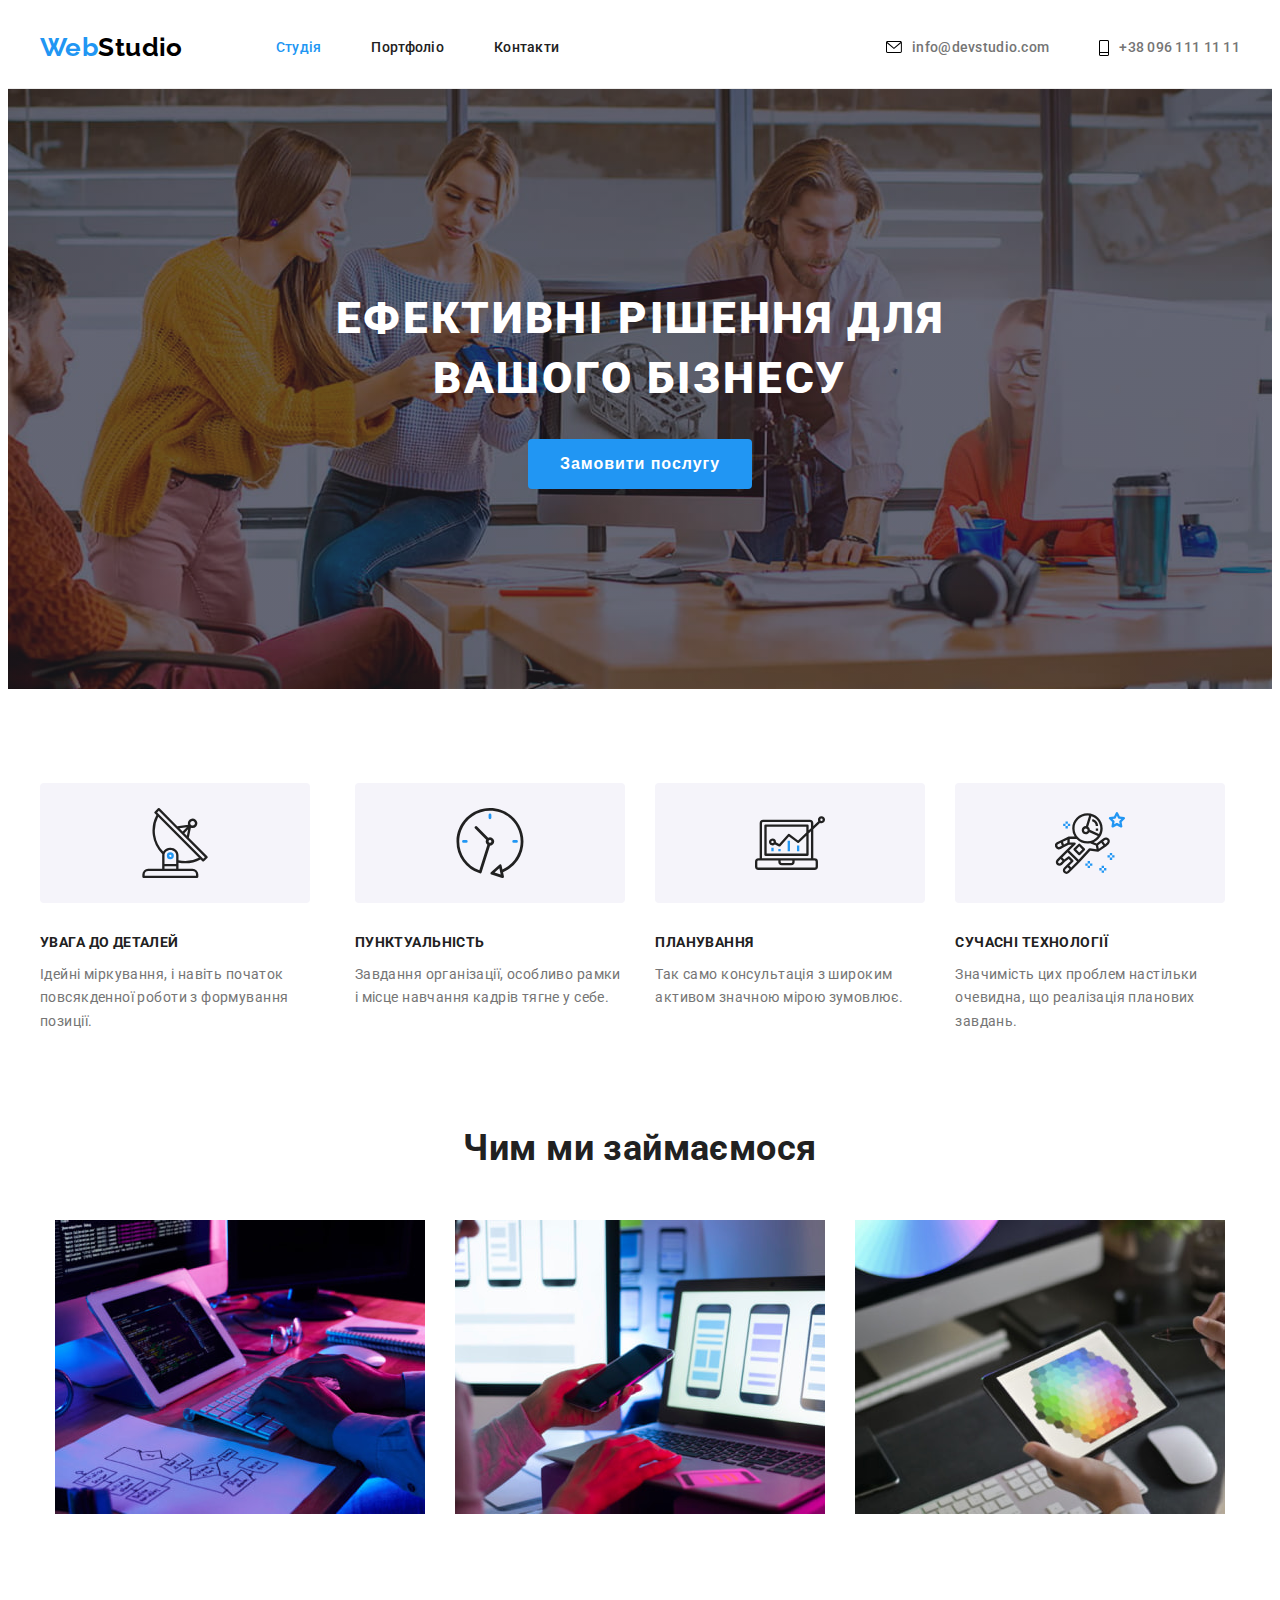
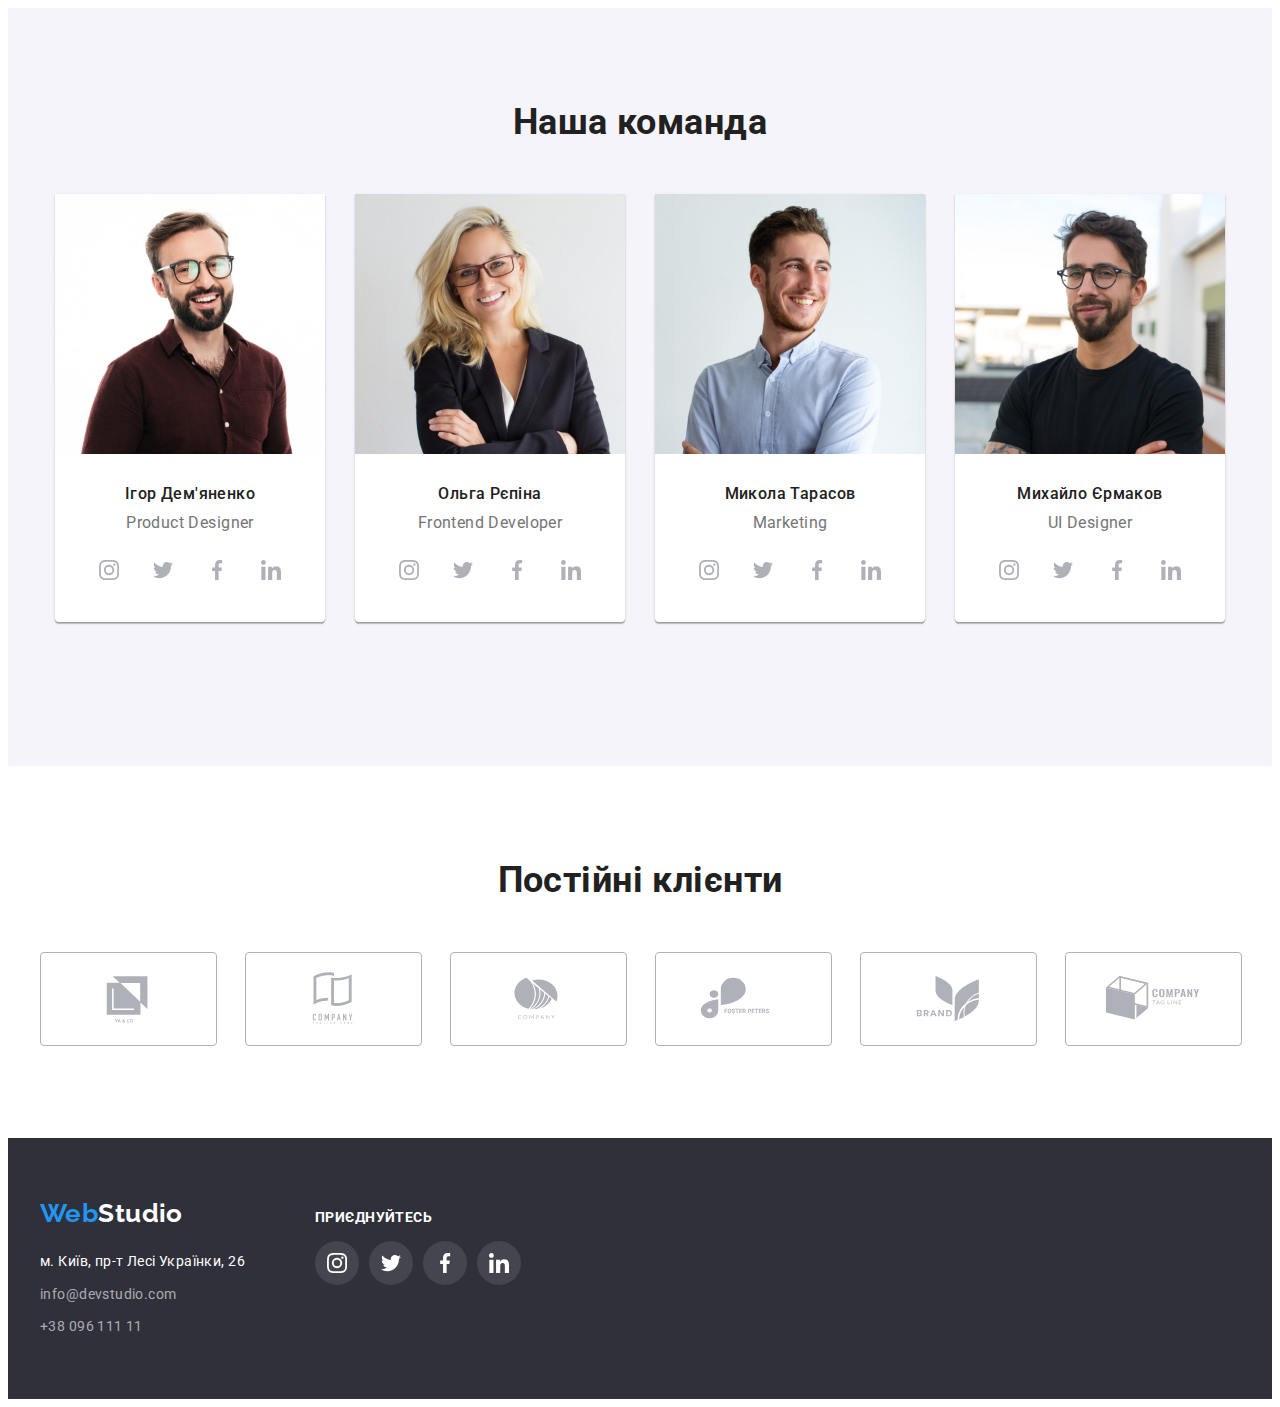
<file: index.html>
<!DOCTYPE html>
<html lang="uk">
  <head>
    <meta charset="UTF-8" />
    <meta http-equiv="X-UA-Compatible" content="IE=edge" />
    <meta name="viewport" content="width=device-width, initial-scale=1.0" />
    <title>WebStudio</title>
    <link rel="preconnect" href="https://fonts.googleapis.com" />
    <link rel="preconnect" href="https://fonts.gstatic.com" crossorigin />
    <link
      href="https://fonts.googleapis.com/css2?family=Raleway:wght@700&family=Roboto:wght@400;500;700&display=swap"
      rel="stylesheet"
    />
    <link
      rel="stylesheet"
      href="https://cdnjs.cloudflare.com/ajax/libs/modern-normalize/1.1.0/modern-normalize.min.css"
      integrity="sha512-wpPYUAdjBVSE4KJnH1VR1HeZfpl1ub8YT/NKx4PuQ5NmX2tKuGu6U/JRp5y+Y8XG2tV+wKQpNHVUX03MfMFn9Q=="
      crossorigin="anonymous"
      referrerpolicy="no-referrer"
    />
    <link rel="stylesheet" href="./css/styles.css" />
  </head>
  <body>
    <header class="header">
      <div class="container header-container">
        <nav class="navigation">
          <a class="logo" href="./index.html"
            >Web<span class="logo-header">Studio</span></a
          >
          <ul class="nav-list">
            <li class="nav-item">
              <a class="nav-link active" href="./index.html">Студія</a>
            </li>
            <li class="nav-item">
              <a class="nav-link" href="./portfolio.html">Портфоліо</a>
            </li>
            <li class="nav-item"><a class="nav-link" href="#">Контакти</a></li>
          </ul>
        </nav>

        <ul class="header-contact">
          <li class="header-contact-item">
            <a class="header-contact-link" href="mailto:info@devstudio.com">
              <svg class="contact-icon" width="16px" height="12px">
                <use href="./images/sprite.svg#envelope"></use>
              </svg>
              info@devstudio.com
            </a>
          </li>
          <li class="header-contact-item">
            <a class="header-contact-link" href="tel:+380961111111">
              <svg class="contact-icon" width="10" height="16">
                <use href="./images/sprite.svg#phone"></use>
              </svg>
              +38 096 111 11 11
            </a>
          </li>
        </ul>
      </div>
    </header>

    <main class="main">
      <section class="hero">
        <h1 class="title">
          Ефективні рішення для <br />
          вашого бізнесу
        </h1>
        <button class="hero-button" type="button">Замовити послугу</button>
      </section>
      <section class="benefits section">
        <div class="container">
          <h2 class="section-title hidden">Про нас</h2>
          <ul class="benefits-list">
            <li class="benefits-item">
              <div class="benefits-icon-section">
                <svg class="benefits-icon" width="70" height="70">
                  <use href="./images/sprite.svg#antenna"></use>
                </svg>
              </div>
              <p class="benefits-subtitle">УВАГА ДО ДЕТАЛЕЙ</p>
              <p class="benefits-description">
                Ідейні міркування, і навіть початок повсякденної роботи з
                формування позиції.
              </p>
            </li>
            <li class="benefits-item">
              <div class="benefits-icon-section">
                <svg class="benefits-icon" width="70" height="70">
                  <use href="./images/sprite.svg#clock"></use>
                </svg>
              </div>
              <p class="benefits-subtitle">ПУНКТУАЛЬНІСТЬ</p>
              <p class="benefits-description">
                Завдання організації, особливо рамки і місце навчання кадрів
                тягне у себе.
              </p>
            </li>
            <li class="benefits-item">
              <div class="benefits-icon-section">
                <svg class="benefits-icon" width="70" height="70">
                  <use href="./images/sprite.svg#diagram"></use>
                </svg>
              </div>
              <p class="benefits-subtitle">ПЛАНУВАННЯ</p>
              <p class="benefits-description">
                Так само консультація з широким активом значною мірою зумовлює.
              </p>
            </li>
            <li class="benefits-item">
              <div class="benefits-icon-section">
                <svg class="benefits-icon" width="70" height="70">
                  <use href="./images/sprite.svg#astronaut"></use>
                </svg>
              </div>
              <p class="benefits-subtitle">СУЧАСНІ ТЕХНОЛОГІЇ</p>
              <p class="benefits-description">
                Значимість цих проблем настільки очевидна, що реалізація
                планових завдань.
              </p>
            </li>
          </ul>
        </div>
      </section>
      <section class="about section">
        <div class="container">
          <h2 class="section-title">Чим ми займаємося</h2>
          <ul class="about-list">
            <li class="about-item">
              <img
                class="images-about"
                src="./images/about1.jpg"
                alt="Розробка сайту"
                width="370"
              />
            </li>
            <li class="about-item">
              <img
                class="images-about"
                src="./images/about2.jpg"
                alt="Розробка мобільного додатку"
                width="370"
              />
            </li>
            <li class="about-item">
              <img
                class="images-about"
                src="./images/about3.jpg"
                alt="Розробка дизайну на планшеті"
                width="370"
              />
            </li>
          </ul>
        </div>
      </section>
      <section class="team section">
        <div class="container">
          <h2 class="section-title">Наша команда</h2>
          <ul class="team-list">
            <li class="team-item">
              <img
                class="image-team"
                src="./images/team1.jpg"
                alt="Чоловік з темним волоссям та бородою, в темній сорочці та в окулярах, який посміхається"
                width="270"
                height="260"
              />
              <p class="team-name">Ігор Дем'яненко</p>
              <p class="team-position">Product Designer</p>
              <ul class="team-list-icon">
                <li class="team-item-icon">
                  <a href="" class="team-link-icon">
                    <svg class="team-icon" width="20" height="20">
                      <use href="./images/sprite.svg#instagram"></use>
                    </svg>
                  </a>
                </li>
                <li class="team-item-icon">
                  <a href="" class="team-link-icon">
                    <svg class="team-icon" width="20" height="20">
                      <use href="./images/sprite.svg#twitter"></use>
                    </svg>
                  </a>
                </li>
                <li class="team-item-icon">
                  <a href="" class="team-link-icon">
                    <svg class="team-icon" width="20" height="20">
                      <use href="./images/sprite.svg#facebook"></use>
                    </svg>
                  </a>
                </li>
                <li class="team-item-icon">
                  <a href="" class="team-link-icon">
                    <svg class="team-icon" width="20" height="20">
                      <use href="./images/sprite.svg#linkedin"></use>
                    </svg>
                  </a>
                </li>
              </ul>
            </li>
            <li class="team-item">
              <img
                class="image-team"
                src="./images/team2.jpg"
                alt="Блондинка в окулярах та в чорному піджаку, яка посміхається"
                width="270"
                height="260"
              />
              <p class="team-name">Ольга Рєпіна</p>
              <p class="team-position">Frontend Developer</p>
              <ul class="team-list-icon">
                <li class="team-item-icon">
                  <a href="#" class="team-link-icon">
                    <svg class="team-icon" width="20" height="20">
                      <use href="./images/sprite.svg#instagram"></use>
                    </svg>
                  </a>
                </li>
                <li class="team-item-icon">
                  <a href="#" class="team-link-icon">
                    <svg class="team-icon" width="20" height="20">
                      <use href="./images/sprite.svg#twitter"></use>
                    </svg>
                  </a>
                </li>
                <li class="team-item-icon">
                  <a href="#" class="team-link-icon">
                    <svg class="team-icon" width="20" height="20">
                      <use href="./images/sprite.svg#facebook"></use>
                    </svg>
                  </a>
                </li>
                <li class="team-item-icon">
                  <a href="#" class="team-link-icon">
                    <svg class="team-icon" width="20" height="20">
                      <use href="./images/sprite.svg#linkedin"></use>
                    </svg>
                  </a>
                </li>
              </ul>
            </li>
            <li class="team-item">
              <img
                class="image-team"
                src="./images/team3.jpg"
                alt="Русявий чоловік у світлій сорочці, який посміхається"
                width="270"
                height="260"
              />
              <p class="team-name">Микола Тарасов</p>
              <p class="team-position">Marketing</p>
              <ul class="team-list-icon">
                <li class="team-item-icon">
                  <a href="#" class="team-link-icon">
                    <svg class="team-icon" width="20" height="20">
                      <use href="./images/sprite.svg#instagram"></use>
                    </svg>
                  </a>
                </li>
                <li class="team-item-icon">
                  <a href="#" class="team-link-icon">
                    <svg class="team-icon" width="20" height="20">
                      <use href="./images/sprite.svg#twitter"></use>
                    </svg>
                  </a>
                </li>
                <li class="team-item-icon">
                  <a href="#" class="team-link-icon">
                    <svg class="team-icon" width="20" height="20">
                      <use href="./images/sprite.svg#facebook"></use>
                    </svg>
                  </a>
                </li>
                <li class="team-item-icon">
                  <a href="#" class="team-link-icon">
                    <svg class="team-icon" width="20" height="20">
                      <use href="./images/sprite.svg#linkedin"></use>
                    </svg>
                  </a>
                </li>
              </ul>
            </li>
            <li class="team-item">
              <img
                class="image-team"
                src="./images/team4.jpg"
                alt="Чоловік з темним волоссям та бородою, в чорній футболці та в окулярах"
                width="270"
                height="260"
              />
              <p class="team-name">Михайло Єрмаков</p>
              <p class="team-position">UI Designer</p>
              <ul class="team-list-icon">
                <li class="team-item-icon">
                  <a href="#" class="team-link-icon">
                    <svg class="team-icon" width="20" height="20">
                      <use href="./images/sprite.svg#instagram"></use>
                    </svg>
                  </a>
                </li>
                <li class="team-item-icon">
                  <a href="#" class="team-link-icon">
                    <svg class="team-icon" width="20" height="20">
                      <use href="./images/sprite.svg#twitter"></use>
                    </svg>
                  </a>
                </li>
                <li class="team-item-icon">
                  <a href="#" class="team-link-icon">
                    <svg class="team-icon" width="20" height="20">
                      <use href="./images/sprite.svg#facebook"></use>
                    </svg>
                  </a>
                </li>
                <li class="team-item-icon">
                  <a href="#" class="team-link-icon">
                    <svg class="team-icon" width="20" height="20">
                      <use href="./images/sprite.svg#linkedin"></use>
                    </svg>
                  </a>
                </li>
              </ul>
            </li>
          </ul>
        </div>
      </section>

      <section class="clients section">
        <div class="container">
          <h2 class="section-title">Постійні клієнти</h2>
          <ul class="clients-list">
            <li class="clients-item">
              <a class="clients-link" href="#">
                <svg class="clients-icon" width="106" height="60">
                  <use href="./images/sprite.svg#client1"></use>
                </svg>
              </a>
            </li>
            <li class="clients-item">
              <a class="clients-link" href="#">
                <svg class="clients-icon" width="106" height="60">
                  <use href="./images/sprite.svg#client2"></use>
                </svg>
              </a>
            </li>
            <li class="clients-item">
              <a class="clients-link" href="#">
                <svg class="clients-icon" width="106" height="60">
                  <use href="./images/sprite.svg#client3"></use>
                </svg>
              </a>
            </li>
            <li class="clients-item">
              <a class="clients-link" href="#">
                <svg class="clients-icon" width="106" height="60">
                  <use href="./images/sprite.svg#client4"></use>
                </svg>
              </a>
            </li>
            <li class="clients-item">
              <a class="clients-link" href="#">
                <svg class="clients-icon" width="106" height="60">
                  <use href="./images/sprite.svg#client5"></use>
                </svg>
              </a>
            </li>
            <li class="clients-item">
              <a class="clients-link" href="#">
                <svg class="clients-icon" width="106" height="60">
                  <use href="./images/sprite.svg#client6"></use>
                </svg>
              </a>
            </li>
          </ul>
        </div>
      </section>
    </main>

    <footer class="footer">
      <div class="container footer-container">
        <div class="address-container">
          <a class="logo" href="#"
            >Web<span class="logo-footer">Studio</span></a
          >
          <address class="address">
            <ul class="address-list">
              <li class="address-item">
                <a class="address-link first" href="#"
                  >м. Київ, пр-т Лесі Українки, 26</a
                >
              </li>
              <li class="address-item">
                <a class="address-link" href="mailto:info@devstudio.com"
                  >info@devstudio.com</a
                >
              </li>
              <li class="address-item">
                <a class="address-link" href="tel:+3809611111"
                  >+38 096 111 11</a
                >
              </li>
            </ul>
          </address>
        </div>
        <div class="icon-container">
          <p class="footer-text">приєднуйтесь</p>
          <ul class="footer-list-icon">
            <li class="footer-item-icon">
              <a href="#" class="footer-link-icon">
                <svg class="footer-icon" width="20" height="20">
                  <use href="./images/sprite.svg#instagram"></use>
                </svg>
              </a>
            </li>
            <li class="footer-item-icon">
              <a href="#" class="footer-link-icon">
                <svg class="footer-icon" width="20" height="20">
                  <use href="./images/sprite.svg#twitter"></use>
                </svg>
              </a>
            </li>
            <li class="footer-item-icon">
              <a href="#" class="footer-link-icon">
                <svg class="footer-icon" width="20" height="20">
                  <use href="./images/sprite.svg#facebook"></use>
                </svg>
              </a>
            </li>
            <li class="footer-item-icon">
              <a href="#" class="footer-link-icon">
                <svg class="footer-icon" width="20" height="20">
                  <use href="./images/sprite.svg#linkedin"></use>
                </svg>
              </a>
            </li>
          </ul>
        </div>
      </div>
    </footer>
  </body>
</html>
</file>
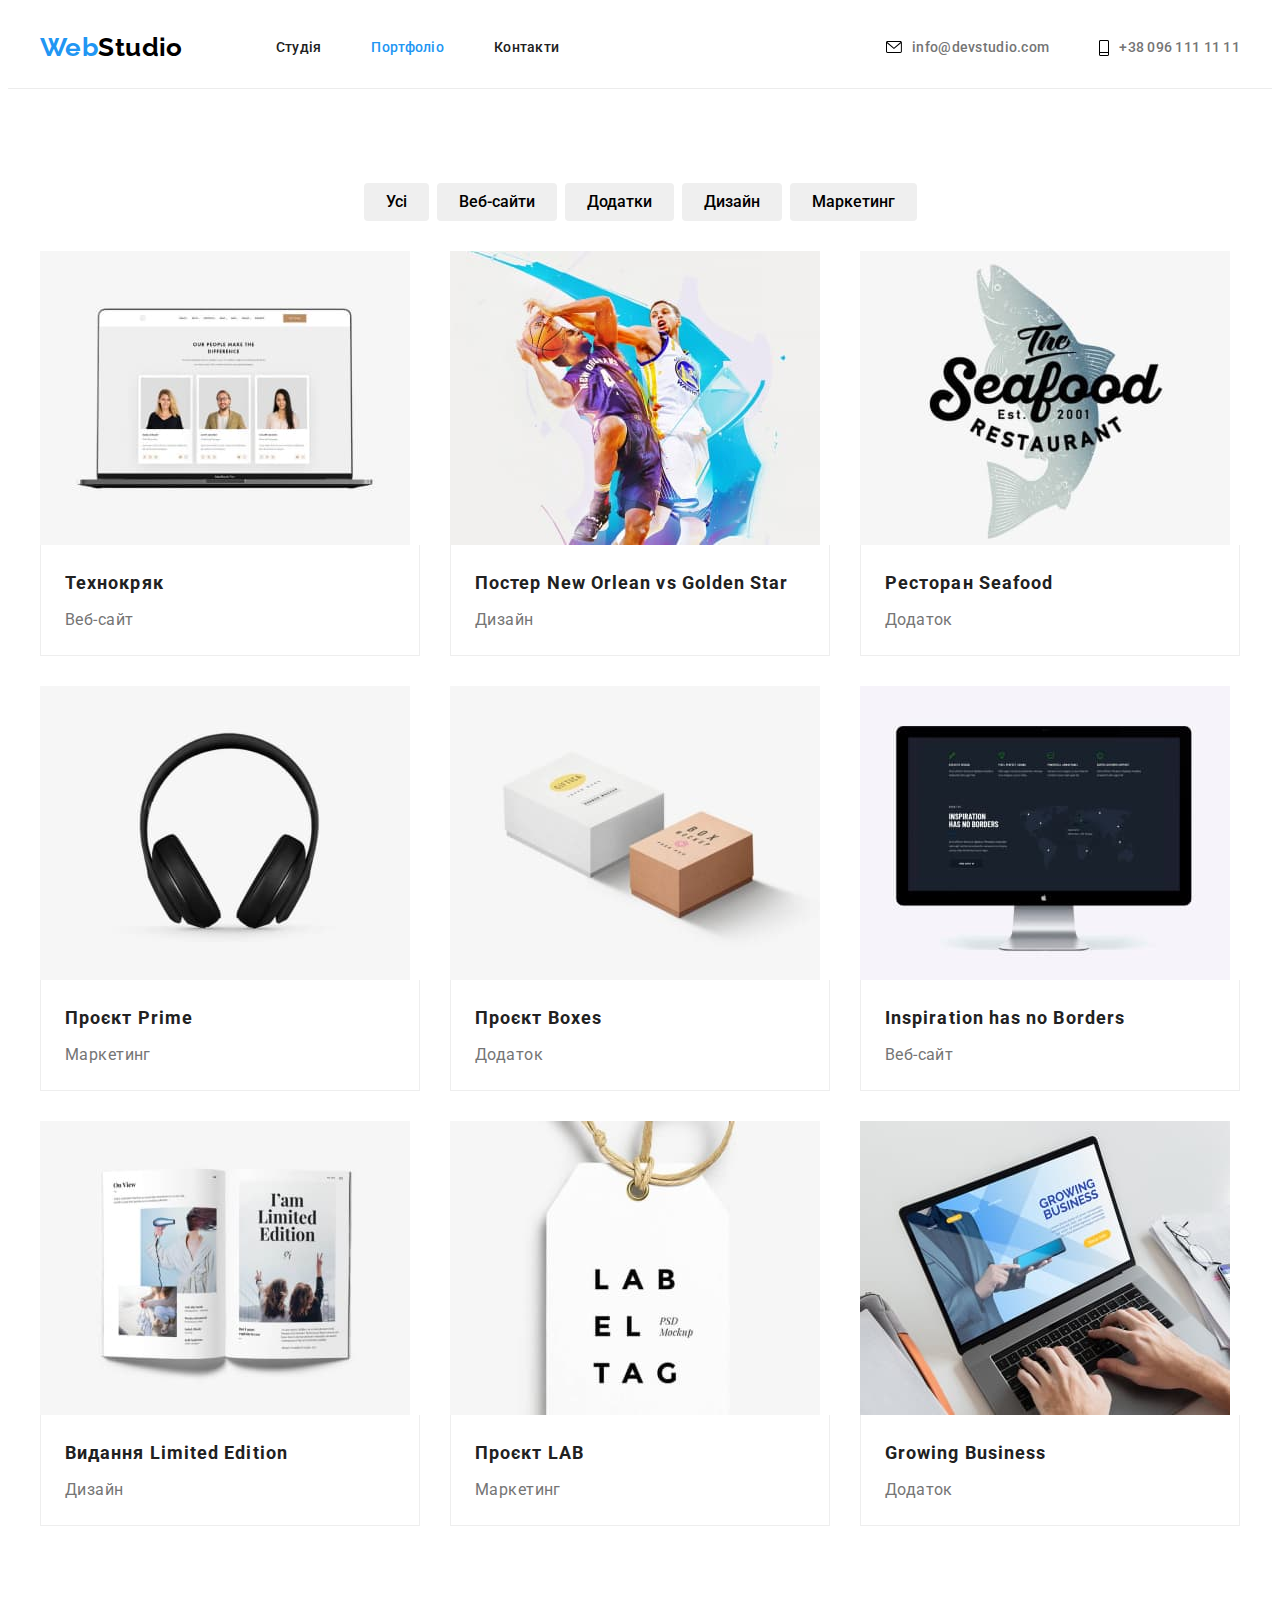
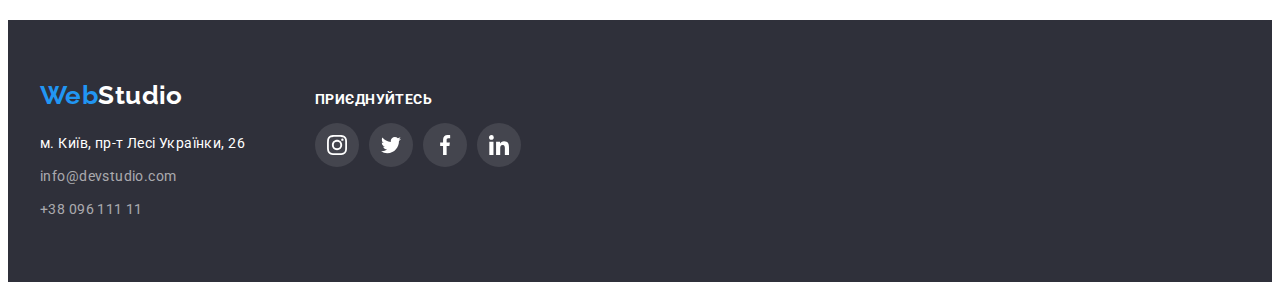
<file: portfolio.html>
<!DOCTYPE html>
<html lang="uk">
  <head>
    <meta charset="UTF-8" />
    <meta http-equiv="X-UA-Compatible" content="IE=edge" />
    <meta name="viewport" content="width=device-width, initial-scale=1.0" />
    <title>Портфоліо</title>
    <link
      href="https://fonts.googleapis.com/css2?family=Raleway:wght@700&family=Roboto:wght@400;500;700&display=swap"
      rel="stylesheet"
    />
    <link
      rel="stylesheet"
      href="https://cdnjs.cloudflare.com/ajax/libs/modern-normalize/1.1.0/modern-normalize.min.css"
      integrity="sha512-wpPYUAdjBVSE4KJnH1VR1HeZfpl1ub8YT/NKx4PuQ5NmX2tKuGu6U/JRp5y+Y8XG2tV+wKQpNHVUX03MfMFn9Q=="
      crossorigin="anonymous"
      referrerpolicy="no-referrer"
    />
    <link rel="stylesheet" href="./css/styles.css" />
  </head>
  <body>
    <header class="header">
      <div class="container header-container">
        <nav class="navigation">
          <a class="logo" href="./index.html"
            >Web<span class="logo-header">Studio</span></a
          >
          <ul class="nav-list">
            <li class="nav-item">
              <a class="nav-link " href="./index.html">Студія</a>
            </li>
            <li class="nav-item">
              <a class="nav-link active" href="./portfolio.html">Портфоліо</a>
            </li>
            <li class="nav-item"><a class="nav-link" href="#">Контакти</a></li>
          </ul>
        </nav>

        <ul class="header-contact">
          <li class="header-contact-item">
            <a class="header-contact-link" href="mailto:info@devstudio.com">
              <svg class="contact-icon" width="16px" height="12px">
                <use href="./images/sprite.svg#envelope"></use>
              </svg>
              info@devstudio.com
            </a>
          </li>
          <li class="header-contact-item">
            <a class="header-contact-link" href="tel:+380961111111">
              <svg class="contact-icon" width="10" height="16">
                <use href="./images/sprite.svg#phone"></use>
              </svg>
              +38 096 111 11 11
            </a>
          </li>
        </ul>
      </div>
    </header>

    <main class="portfolio">
      <h1 class="hidden">Портфоліо</h1>
      
      <section class="example section">
        <div class="container">
          <ul class="filter-list">
            <li class="filter-item">
              <button class="filter-btn" type="button">Усі</button>
            </li>
            <li class="filter-item">
              <button class="filter-btn" type="button">Веб-сайти</button>
            </li>
            <li class="filter-item">
              <button class="filter-btn" type="button">Додатки</button>
            </li>
            <li class="filter-item">
              <button class="filter-btn" type="button">Дизайн</button>
            </li>
            <li class="filter-item">
              <button class="filter-btn" type="button">Маркетинг</button>
            </li>
          </ul>
  
          <ul class="gallery">
            <li class="gallery-item">
              <a class="gallery-link" href="#">
                <img
                  class="gallery-img"
                  src="./images/portfolio/portfolio1.jpg"
                  alt="Проєкт сайту Технокряк"
                  width="370"
                  height="294"
                />
                <div class="card-wrapper">
                  <p class="gallery-name">Технокряк</p>
                <p class="gallery-text">Веб-сайт</p>
                </div>
              </a>
            </li>
  
            <li class="gallery-item">
              <a class="gallery-link" href="#">
                <img
                  class="gallery-img"
                  src="./images/portfolio/portfolio2.jpg"
                  alt="Два чоловіки які грають в баскетбол"
                  width="370"
                  height="294"
                />
                <div class="card-wrapper">
                  <p class="gallery-name">Постер New Orlean vs Golden Star</p>
                  <p class="gallery-text">Дизайн</p>
                </div>
                </a>
            </li>
            <li class="gallery-item">
              <a class="gallery-link" href="#">
                <img
                  class="gallery-img"
                  src="./images/portfolio/portfolio3.jpg"
                  alt="Логотип ресторану"
                  width="370"
                  height="294"
                />
                <div class="card-wrapper">
                  <p class="gallery-name">Ресторан Seafood</p>
                <p class="gallery-text">Додаток</p>
                </div>
              </a>
            </li>
            <li class="gallery-item">
              <a class="gallery-link" href="#">
                <img
                  class="gallery-img"
                  src="./images/portfolio/portfolio4.jpg"
                  alt="Геймерські навушники"
                  width="370"
                  height="294"
                />
                <div class="card-wrapper">
                  <p class="gallery-name">Проєкт Prime</p>
                <p class="gallery-text">Маркетинг</p>
                </div>
                
              </a>
            </li>
            <li class="gallery-item">
              <a class="gallery-link" href="#">
                <img
                  class="gallery-img"
                  src="./images/portfolio/portfolio5.jpg"
                  alt="Біла та коричнева коробки"
                  width="370"
                  height="294"
                />
                <div class="card-wrapper">
                  <p class="gallery-name">Проєкт Boxes</p>
                  <p class="gallery-text">Додаток</p>
                </div>
                
              </a>
            </li>
            <li class="gallery-item">
              <a class="gallery-link" href="#">
                <img
                  class="gallery-img"
                  src="./images/portfolio/portfolio6.jpg"
                  alt="Монітор комп'ютера"
                  width="370"
                  height="294"
                />
                <div class="card-wrapper">
                  <p class="gallery-name">Inspiration has no Borders</p>
                  <p class="gallery-text">Веб-сайт</p>
                </div>
                
              </a>
            </li>
            <li class="gallery-item">
              <a class="gallery-link" href="#">
                <img
                  class="gallery-img"
                  src="./images/portfolio/portfolio7.jpg"
                  alt="Видання в розгорнутому вигляді"
                  width="370"
                  height="294"
                />
                <div class="card-wrapper">
                  <p class="gallery-name">Видання Limited Edition</p>
                  <p class="gallery-text">Дизайн</p>
                </div>
                
              </a>
            </li>
            <li class="gallery-item">
              <a class="gallery-link" href="#">
                <img
                  class="gallery-img"
                  src="./images/portfolio/portfolio8.jpg"
                  alt="Ярлик з логотипом компанії"
                  width="370"
                  height="294"
                />
                <div class="card-wrapper">
                  <p class="gallery-name">Проєкт LAB</p>
                  <p class="gallery-text">Маркетинг</p>
                </div>
                
              </a>
            </li>
            <li class="gallery-item">
              <a class="gallery-link" href="#">
                <img
                  class="gallery-img"
                  src="./images/portfolio/portfolio9.jpg"
                  alt="Ноутбук на якому відкритий сайт Growing Business"
                  width="370"
                  height="294"
                />
                <div class="card-wrapper">
                  <p class="gallery-name">Growing Business</p>
                  <p class="gallery-text">Додаток</p>
                </div>
                
              </a>
            </li>
          </ul>
        </div>
      </section>
    </main>

    <footer class="footer">
      <div class="container footer-container">
        <div class="address-container">
          <a class="logo" href="#"
            >Web<span class="logo-footer">Studio</span></a
          >
          <address class="address">
            <ul class="address-list">
              <li class="address-item">
                <a class="address-link first" href="#"
                  >м. Київ, пр-т Лесі Українки, 26</a
                >
              </li>
              <li class="address-item">
                <a class="address-link" href="mailto:info@devstudio.com"
                  >info@devstudio.com</a
                >
              </li>
              <li class="address-item">
                <a class="address-link" href="tel:+3809611111"
                  >+38 096 111 11</a
                >
              </li>
            </ul>
          </address>
        </div>
        <div class="icon-container">
          <p class="footer-text">приєднуйтесь</p>
          <ul class="footer-list-icon">
            <li class="footer-item-icon">
              <a href="#" class="footer-link-icon">
                <svg class="footer-icon" width="20" height="20">
                  <use href="./images/sprite.svg#instagram"></use>
                </svg>
              </a>
            </li>
            <li class="footer-item-icon">
              <a href="#" class="footer-link-icon">
                <svg class="footer-icon" width="20" height="20">
                  <use href="./images/sprite.svg#twitter"></use>
                </svg>
              </a>
            </li>
            <li class="footer-item-icon">
              <a href="#" class="footer-link-icon">
                <svg class="footer-icon" width="20" height="20">
                  <use href="./images/sprite.svg#facebook"></use>
                </svg>
              </a>
            </li>
            <li class="footer-item-icon">
              <a href="#" class="footer-link-icon">
                <svg class="footer-icon" width="20" height="20">
                  <use href="./images/sprite.svg#linkedin"></use>
                </svg>
              </a>
            </li>
          </ul>
        </div>
      </div>
    </footer>
  </body>
</html>
</file>
<file: css/styles.css>
/* Style for Studio */
:root {
  --main-font: "Roboto", sans-serif;
  --secondary-font: "Raleway", sans-serif;
  --primary-text-color: #212121;
  --secondary-text-color: #757575;
  --primary-bg-color: #fff;
  --accent-color: #2196f3;
  --logo-color: #000000;
  --secondary-bg-color: #2f303a;
  --link-color: rgba(255, 255, 255, 0.6);
  --primary-border-color: #ececec;
  --grey-bg-color: #f5f4fa;
  --galery-br-color: #eeeeee;
  --primary-icon-color: #afb1b8;
}

body {
  font-family: var(--main-font);
  font-size: 14px;
  line-height: 1.71;
  color: var(--primary-text-color);
  letter-spacing: 0.03em;
}

h1,
h2,
h3,
h4,
h5,
h6,
p,
ul {
  margin: 0;
}

ul {
  list-style: none;
  padding: 0;
}

img {
  height: auto;
  display: block;
  max-width: 100%;
}

.container {
  margin: 0 auto;
  padding: 0 15px;
  width: 1200px;
}

.section {
  padding: 94px 0;
}

.benefits.section {
  padding-bottom: 0;
}

/*HEADER*/

.header {
  padding: 24px 0 25px 0;

  border-bottom: 1px solid var(--primary-border-color);
  background-color: var(--primary-bg-color);
}

.header-container {
  display: flex;
  align-items: center;
}

.logo {
  font-family: var(--secondary-font);
  font-weight: 700;
  font-size: 26px;
  line-height: 1.2;
  text-decoration: none;
  color: var(--accent-color);
}

.logo-header {
  color: var(--logo-color);
}

.header-contact {
  display: flex;
  margin-left: auto;
}

.navigation {
  display: flex;
}

.nav-list {
  display: flex;
  align-items: center;
  margin-left: 93px;
}

.nav-item {
  margin-right: 50px;
}

.nav-item:last-child {
  margin-right: 0;
}

/* 
.nav-list .nav-item + .nav-item {
  margin-left: 50px;
} */

.nav-link {
  font-weight: 500;
  line-height: 1.1;
  letter-spacing: 0.02em;
  text-decoration: none;
  color: var(--primary-text-color);
}

.active {
  color: var(--accent-color);
}

.nav-link:focus,
.nav-link:hover {
  color: var(--accent-color);
}

.header-contact-link {
  display: flex;
  align-items: center;

  font-weight: 500;
  line-height: 1.1;
  letter-spacing: 0.02em;
  text-decoration: none;
  color: var(--secondary-text-color);
}

.header-contact-item {
  margin-right: 50px;
}

.header-contact-item:last-child {
  margin-right: 0;
}

.header-contact-link:hover,
.header-contact-link:focus {
  color: var(--accent-color);
  fill: var(--accent-color);
}

.contact-icon {
  margin-right: 10px;
}

/*  HERO */

.hero {
  padding: 200px 0;

  background-image: linear-gradient(
      to right,
      rgba(47, 48, 58, 0.4),
      rgba(47, 48, 58, 0.4)
    ),
    url(../images/background-hero.jpg);
  background-position: center;
  background-color: var(--secondary-bg-color);
}

.title {
  margin-bottom: 30px;

  font-weight: 900;
  font-size: 44px;
  line-height: 1.36;
  text-align: center;
  letter-spacing: 0.06em;
  text-transform: uppercase;
  color: var(--primary-bg-color);
}

.hero-button {
  margin: 0 auto;
  padding: 10px 32px;
  border: none;
  border-radius: 4px;

  display: block;
  color: var(--primary-bg-color);
  background-color: var(--accent-color);
  font-weight: 700;
  font-size: 16px;
  line-height: 1.88;
  text-align: center;
  letter-spacing: 0.06em;
  cursor: pointer;
}

.hero-button:focus,
.hero-button:hover {
  color: var(--accent-color);
  background-color: var(--primary-bg-color);
}

.section-title {
  font-weight: 700;
  font-size: 36px;
  line-height: 1.16;
  text-align: center;
  color: var(--primary-text-color);
}

/* BENEFITS */

.hidden {
  display: none;
}

.benefits-list {
  display: flex;
}

.benefits-item {
  margin-right: 30px;
}

.benefits-item:last-child {
  margin-right: 0;
}

.benefits-icon-section {
  display: flex;
  justify-content: center;
  align-items: center;
  border-radius: 4px;

  width: 270px;
  height: 120px;
  margin-bottom: 30px;
  background-color: var(--grey-bg-color);
}

.benefits-subtitle {
  font-weight: 700;
  line-height: 1.4;

  margin-bottom: 10px;
}

.benefits-description {
  color: var(--secondary-text-color);
}

/* ABOUT */

.about-list {
  display: flex;
  justify-content: center;

  margin-top: 50px;
}

.about-item {
  margin-right: 30px;
}

.about-item:last-child {
  margin-right: 0px;
}

.team {
  background-color: var(--grey-bg-color);
}

.team-list {
  display: flex;
  justify-content: center;
  padding-top: 50px;
  padding-bottom: 50px;
}

.team-item {
  margin-right: 30px;
  padding-bottom: 30px;
  border-radius: 0px 0px 4px 4px;

  background-color: var(--primary-bg-color);
  box-shadow: 0px 1px 3px rgba(0, 0, 0, 0.12), 0px 1px 1px rgba(0, 0, 0, 0.14),
    0px 2px 1px rgba(0, 0, 0, 0.2);
}

.team-item:last-child {
  margin-right: 0;
}

.team-name {
  margin: 30px 0 10px 0;
  text-align: center;

  font-weight: 500;
  font-size: 16px;
  line-height: 1.19;
  color: var(--primary-text-color);
}

.team-position {
  text-align: center;
  font-size: 16px;
  line-height: 1.19;
  color: var(--secondary-text-color);
}

.team-list-icon {
  display: flex;
  justify-content: center;
  margin-top: 16px;
}

.team-link-icon {
  display: flex;
  justify-content: center;
  align-items: center;
  border-radius: 50%;

  width: 44px;
  height: 44px;
  color: var(--primary-icon-color);
}

.team-item-icon {
  margin-right: 10px;
}

.team-item-icon:last-child {
  margin-right: 0;
}

.team-link-icon:hover,
.team-link-icon:focus {
  background-color: var(--accent-color);
}

.team-link-icon:hover .team-icon,
.team-link-icon:focus .team-icon {
  fill: var(--primary-bg-color);
}

.team-icon {
  fill: var(--primary-icon-color);
}

/* CLIENTS */

.clients-list {
  display: flex;
  margin-top: 50px;
}

.clients-item {
  flex-basis: calc((100% - 150px) / 6);
  height: 92px;
  margin-right: 30px;
}

.clients-item:last-child {
  margin-right: 0;
}

.clients-link:hover .clients-icon,
.clients-link:focus .clients-icon {
  fill: var(--accent-color);
}

.clients-link {
  justify-content: center;
  display: flex;
  align-items: center;
  width: 100%;
  height: 100%;
  border: solid 1px var(--primary-icon-color);
  border-radius: 4px;
}

.clients-link:hover,
.clients-link:focus {
  border: solid 1px var(--accent-color);
}

.clients-icon {
  fill: var(--primary-icon-color);
}

.footer {
  padding: 60px 0;

  background-color: var(--secondary-bg-color);
}

.logo-footer {
  color: var(--primary-bg-color);
}

.address {
  margin-top: 20px;
}

.address-link {
  font-style: normal;
  text-decoration: none;
  color: var(--link-color);
}

.address-item {
  margin-bottom: 9px;
}

.address-item:last-child {
  margin-bottom: 0;
}

.first {
  color: var(--primary-bg-color);
}

.address-link:focus,
.address-link:hover {
  color: var(--accent-color);
}

.footer-container {
  display: flex;
  align-items: baseline;
}

.address-container {
  margin-right: 70px;
}

.footer-text {
  font-weight: 700;
  line-height: 16px;
  text-transform: uppercase;

  color: var(--primary-bg-color);
}

.footer-list-icon {
  display: flex;
  justify-content: center;
  margin-top: 16px;
}

.footer-link-icon {
  display: flex;
  justify-content: center;
  align-items: center;
  border-radius: 50%;

  width: 44px;
  height: 44px;
  background-color: rgba(255, 255, 255, 0.1);
}

.footer-item-icon {
  margin-right: 10px;
}

.footer-item-icon:last-child {
  margin-right: 0;
}

.footer-link-icon:hover,
.footer-link-icon:focus {
  background-color: var(--accent-color);
  fill: var(--primary-bg-color);
}

.footer-icon {
  fill: var(--primary-bg-color);
}

/* Style for Portfolio */

.filter-list {
  display: flex;
  justify-content: center;
  align-items: center;
}

.filter-item {
  margin-right: 8px;
}

.filter-item:last-child {
  margin-right: 0;
}

.filter-btn {
  border: none;
  border-radius: 4px;
  padding: 6px 22px;

  font-family: var(--main-font);
  font-weight: 500;
  font-size: 16px;
  line-height: 1.62;
  text-align: center;
  cursor: pointer;
}

.filter-btn:focus,
.filter-btn:hover {
  color: var(--primary-bg-color);
  background-color: var(--accent-color);
}

.gallery {
  display: flex;
  flex-wrap: wrap;
}

.gallery-item {
  flex-basis: calc((100% - 60px) / 3);
  margin-right: 30px;
  margin-top: 30px;
}

.gallery-item:nth-child(3n) {
  margin-right: 0;
}

.gallery-item:hover,
.gallery-item:focus {
  box-shadow: 0px 1px 1px rgba(0, 0, 0, 0.12), 0px 4px 4px rgba(0, 0, 0, 0.06),
    1px 4px 6px rgba(0, 0, 0, 0.16);
}

.card-wrapper {
  padding: 20px 24px;
  border-right: 1px solid var(--galery-br-color);
  border-left: 1px solid var(--galery-br-color);
  border-bottom: 1px solid var(--galery-br-color);
}

.gallery-name {
  margin-bottom: 4px;
  font-family: var(--main-font);
  font-weight: 700;
  font-size: 18px;
  line-height: 2;
  letter-spacing: 0.06em;
  color: var(--primary-text-color);
}

.gallery-text {
  font-family: var(--main-font);
  font-size: 16px;
  line-height: 1.88;
  color: var(--secondary-text-color);
}

.gallery-link {
  text-decoration: none;
}
</file>
